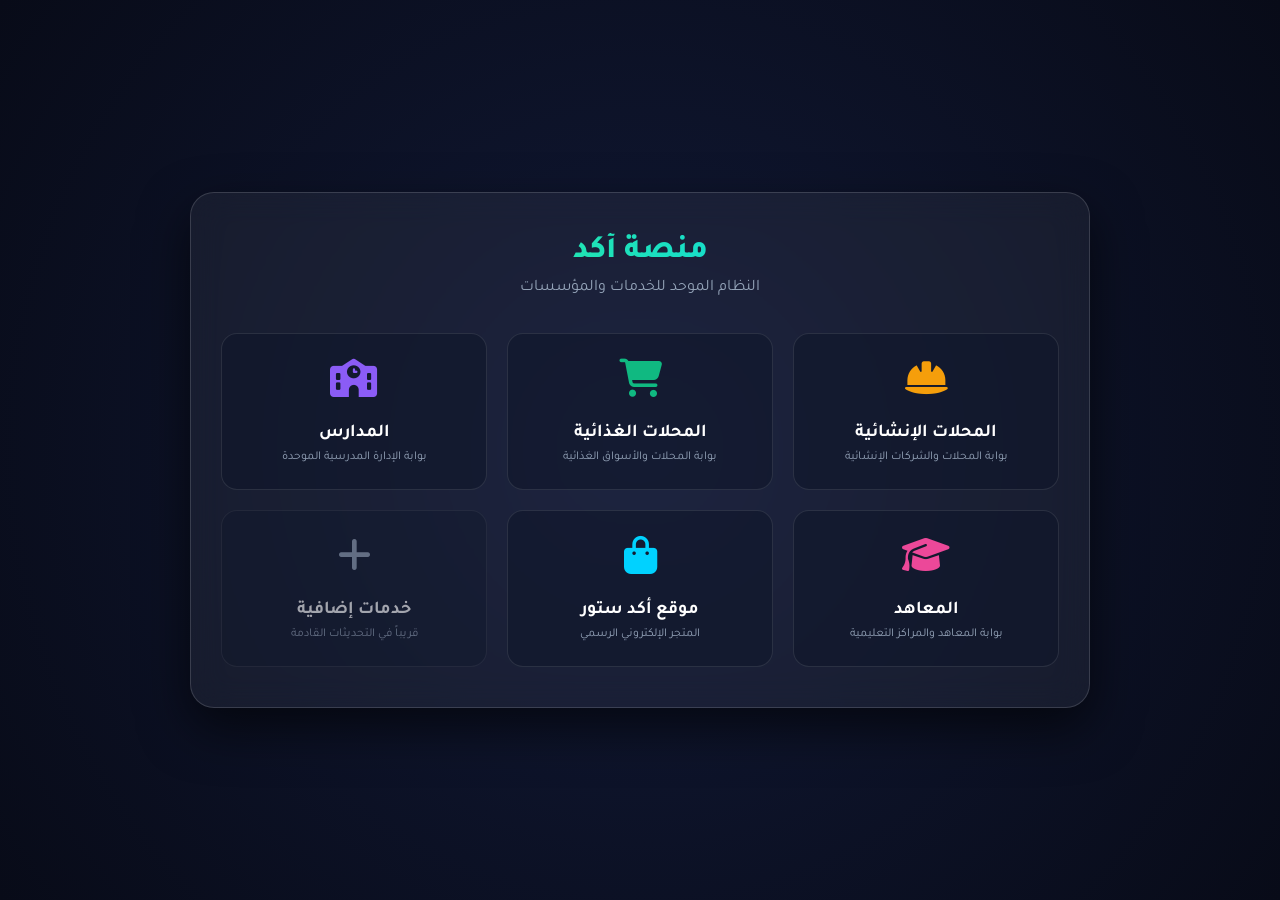
<file: index.html>
<!DOCTYPE html>
<html lang="ar" dir="rtl">
<head>
    <meta charset="UTF-8">
    <meta name="viewport" content="width=device-width, initial-scale=1.0">
    <title>منصة أكد - الصفحة الرئيسية</title>
    <!-- مكتبة الأيقونات العالمية Font Awesome لضمان ظهور كافة الأيقونات -->
    <link rel="stylesheet" href="https://cdnjs.cloudflare.com/ajax/libs/font-awesome/6.4.0/css/all.min.css">
    <link rel="stylesheet" href="index.css">
    <link rel="manifest" href="manifest.json">
</head>
<body>
    <div class="main-container">
        <header class="header">
            <h1>منصة أكد</h1>
            <p>النظام الموحد للخدمات والمؤسسات</p>
        </header>

        <div class="services-grid">
            <a href="insh.html" class="service-card insh">
                <div class="icon"><i class="fa-solid fa-helmet-safety"></i></div>
                <h3>المحلات الإنشائية</h3>
                <p>بوابة المحلات والشركات الإنشائية</p>
            </a>

            <a href="gth.html" class="service-card gth">
                <div class="icon"><i class="fa-solid fa-cart-shopping"></i></div>
                <h3>المحلات الغذائية</h3>
                <p>بوابة المحلات والأسواق الغذائية</p>
            </a>

            <a href="school.html" class="service-card school">
                <div class="icon"><i class="fa-solid fa-school"></i></div>
                <h3>المدارس</h3>
                <p>بوابة الإدارة المدرسية الموحدة</p>
            </a>

            <a href="mah.html" class="service-card mah">
                <div class="icon"><i class="fa-solid fa-graduation-cap"></i></div>
                <h3>المعاهد</h3>
                <p>بوابة المعاهد والمراكز التعليمية</p>
            </a>

            <a href="https://akd-iq.github.io/Akd-iq/" target="_blank" class="service-card store">
                <div class="icon"><i class="fa-solid fa-bag-shopping"></i></div>
                <h3>موقع أكد ستور</h3>
                <p>المتجر الإلكتروني الرسمي</p>
            </a>

            <div class="service-card future">
                <div class="icon"><i class="fa-solid fa-plus"></i></div>
                <h3>خدمات إضافية</h3>
                <p>قريباً في التحديثات القادمة</p>
            </div>
        </div>
    </div>
    <script src="index.js"></script>
</body>
</html>
</file>
<file: index.css>
@import url('https://fonts.googleapis.com/css2?family=Tajawal:wght@400;500;700;800&display=swap');

* {
    margin: 0;
    padding: 0;
    box-sizing: border-box;
    font-family: 'Tajawal', sans-serif;
}

body {
    background: radial-gradient(circle at center, #111936 0%, #080b18 100%);
    color: #ffffff;
    min-height: 100vh;
    display: flex;
    justify-content: center;
    align-items: center;
    direction: rtl;
    padding: 20px;
}

.main-container {
    background: rgba(255, 255, 255, 0.05);
    backdrop-filter: blur(16px);
    border: 1px solid rgba(255, 255, 255, 0.15);
    border-radius: 24px;
    padding: 40px 30px;
    width: 100%;
    max-width: 900px;
    box-shadow: 0 20px 50px rgba(0, 0, 0, 0.6);
    text-align: center;
}

.header h1 {
    font-size: 32px;
    font-weight: 800;
    background: linear-gradient(90deg, #38ef7d, #00d2ff);
    -webkit-background-clip: text;
    -webkit-text-fill-color: transparent;
    margin-bottom: 8px;
}

.header p {
    color: #94a3b8;
    margin-bottom: 35px;
}

.services-grid {
    display: grid;
    grid-template-columns: repeat(auto-fit, minmax(240px, 1fr));
    gap: 20px;
}

.service-card {
    background: rgba(15, 23, 42, 0.6);
    border: 1px solid rgba(255, 255, 255, 0.1);
    border-radius: 16px;
    padding: 25px 20px;
    text-decoration: none;
    color: #fff;
    transition: all 0.3s ease;
    display: flex;
    flex-direction: column;
    align-items: center;
}

.service-card:hover {
    transform: translateY(-5px);
    box-shadow: 0 10px 25px rgba(0, 210, 255, 0.2);
    border-color: #00d2ff;
}

.service-card .icon { font-size: 38px; margin-bottom: 12px; }
.service-card h3 { font-size: 18px; margin-bottom: 6px; }
.service-card p { font-size: 12px; color: #94a3b8; }
.service-card.future { opacity: 0.6; cursor: default; }
.service-card.future:hover { transform: none; border-color: rgba(255, 255, 255, 0.1); box-shadow: none; }



/* ألوان خاصة ومضيئة للأيقونات الجديدة */
.service-card.insh .icon i { color: #f59e0b; }
.service-card.gth .icon i { color: #10b981; }
.service-card.school .icon i { color: #8b5cf6; }
.service-card.mah .icon i { color: #ec4899; }
.service-card.store .icon i { color: #00d2ff; }
.service-card.future .icon i { color: #94a3b8; }
</file>
